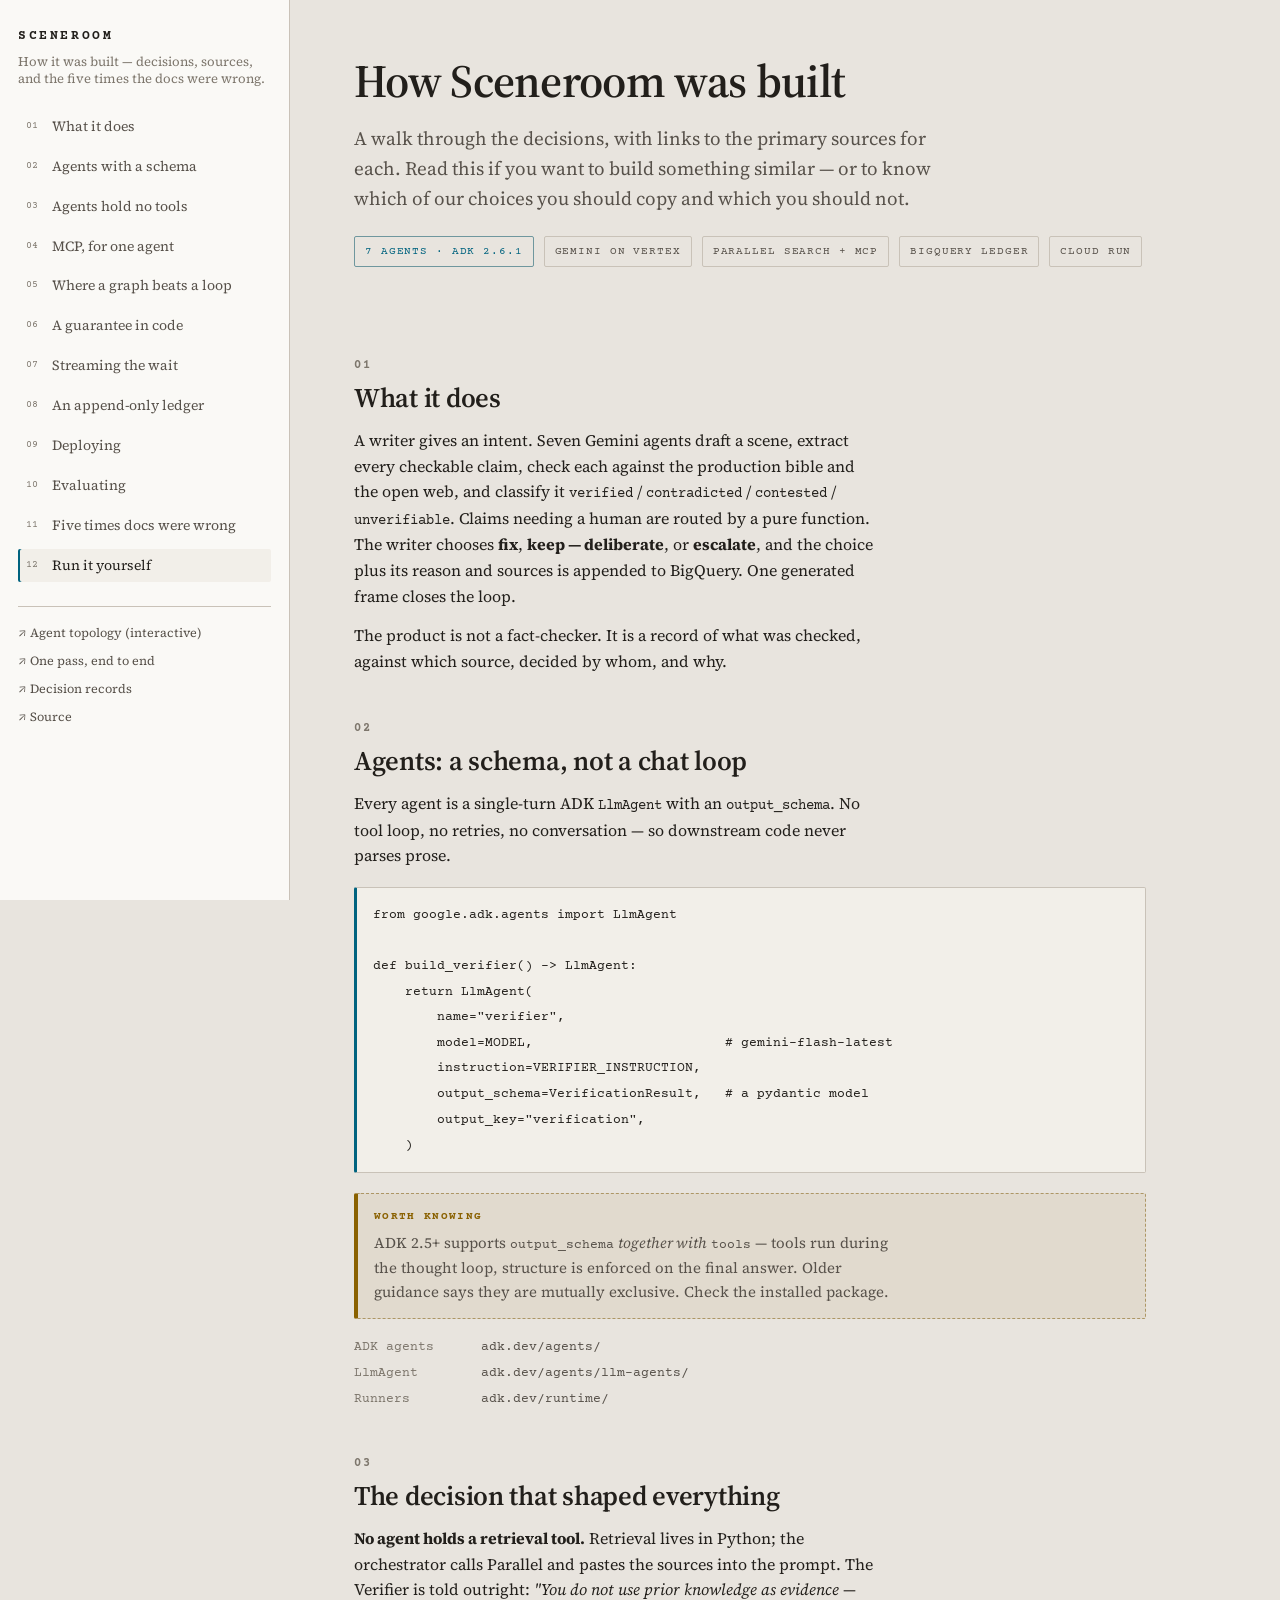
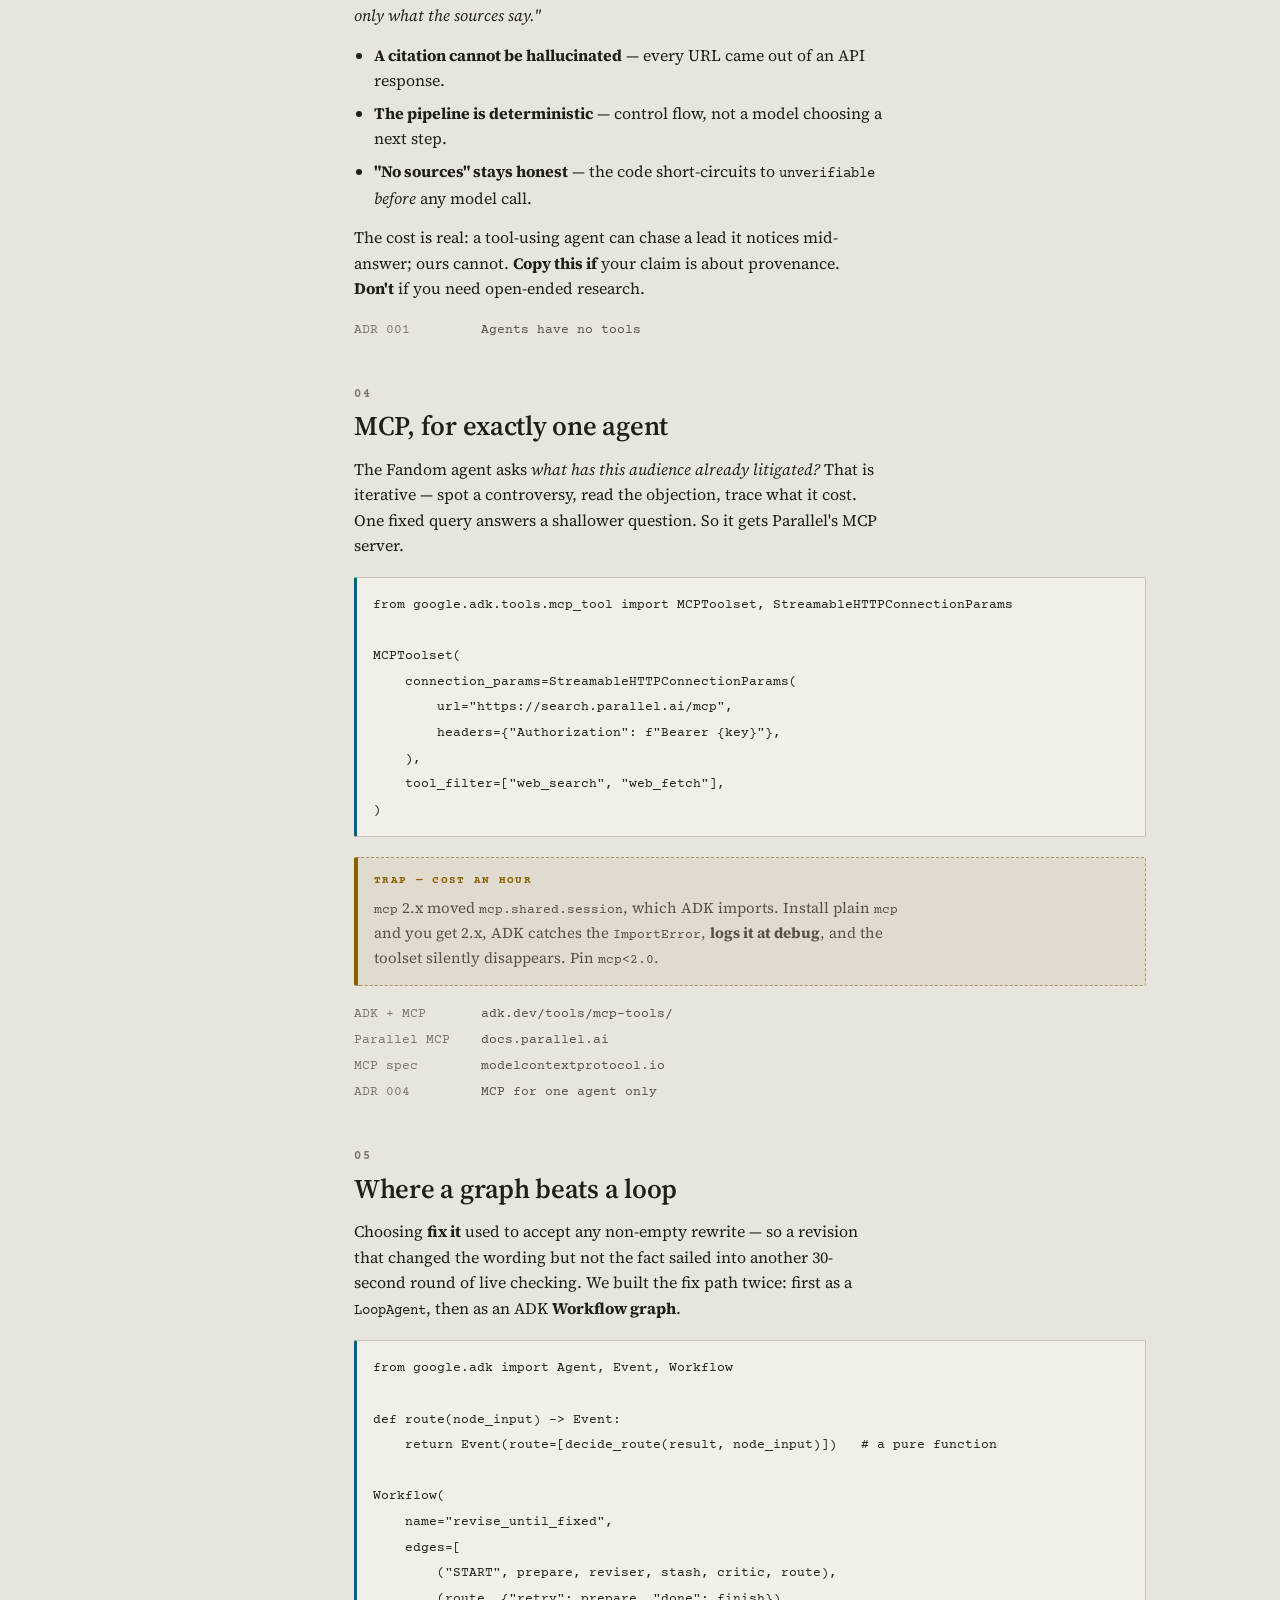
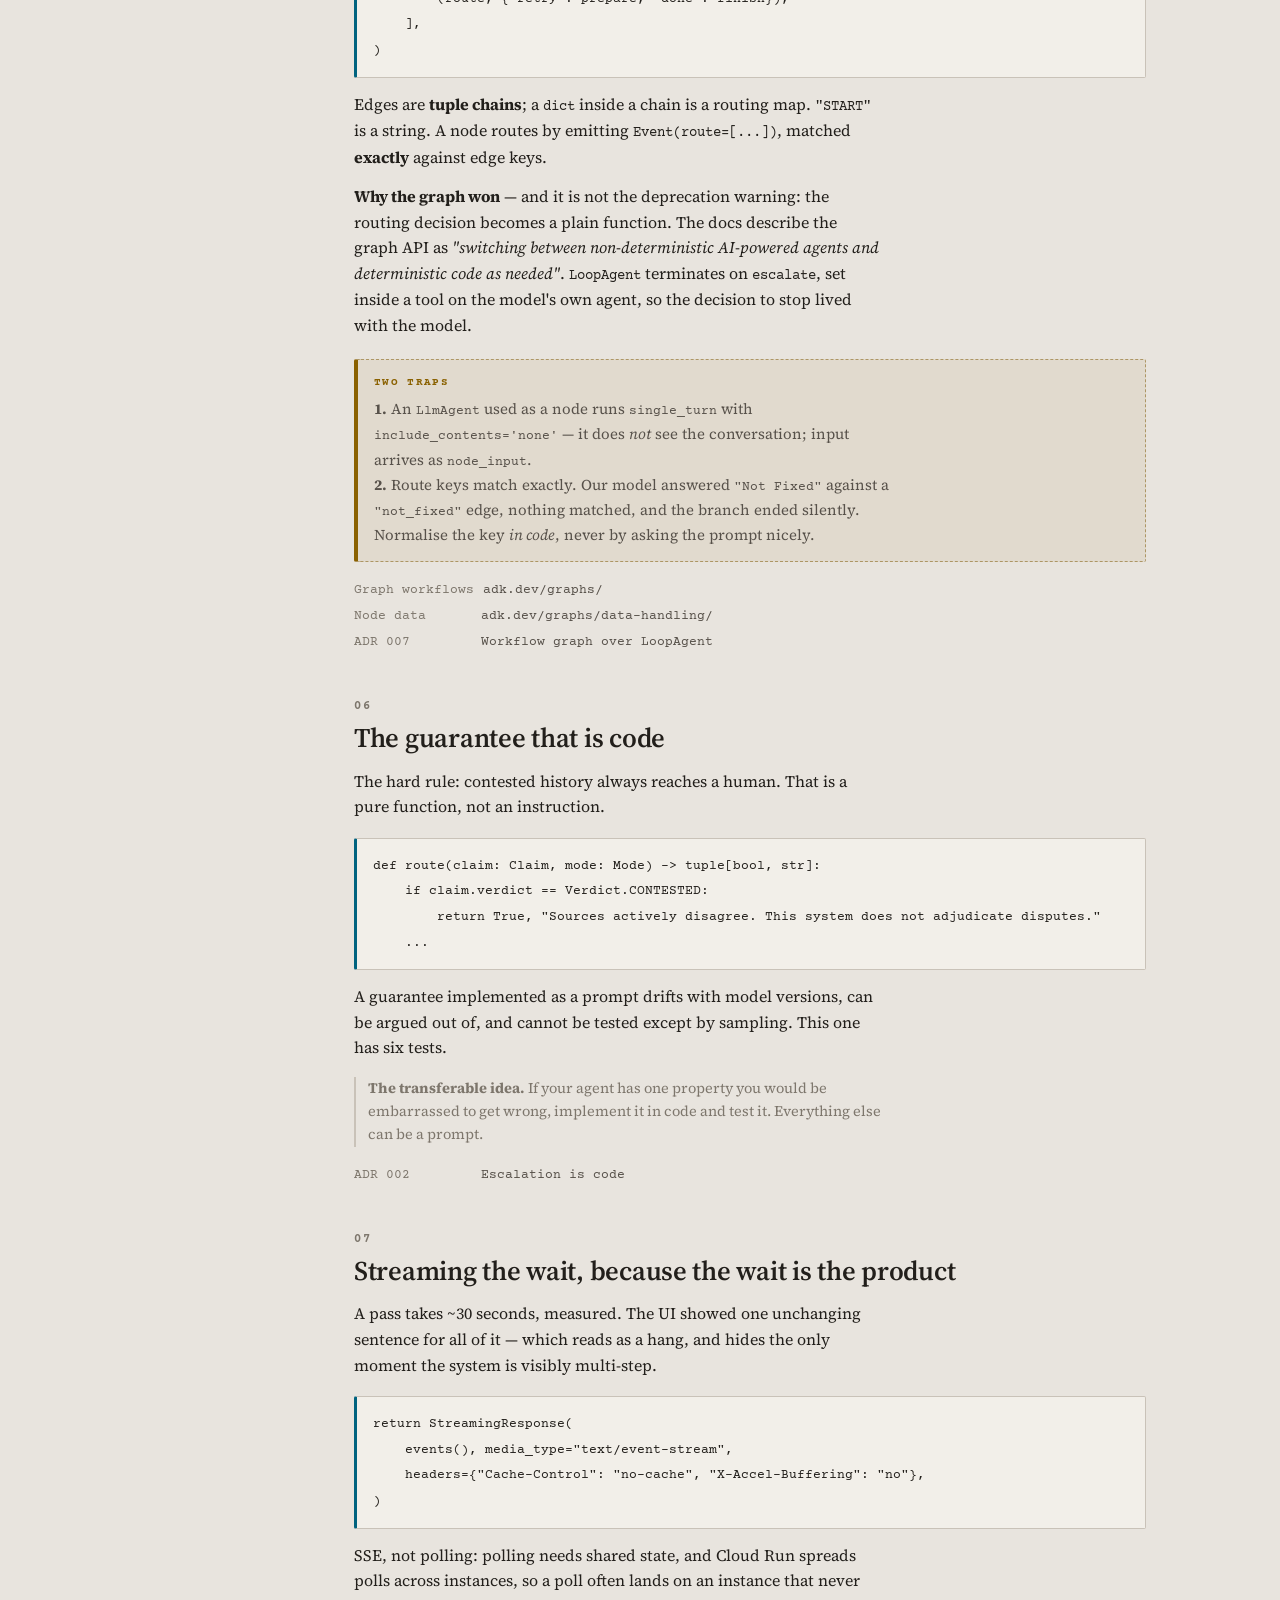
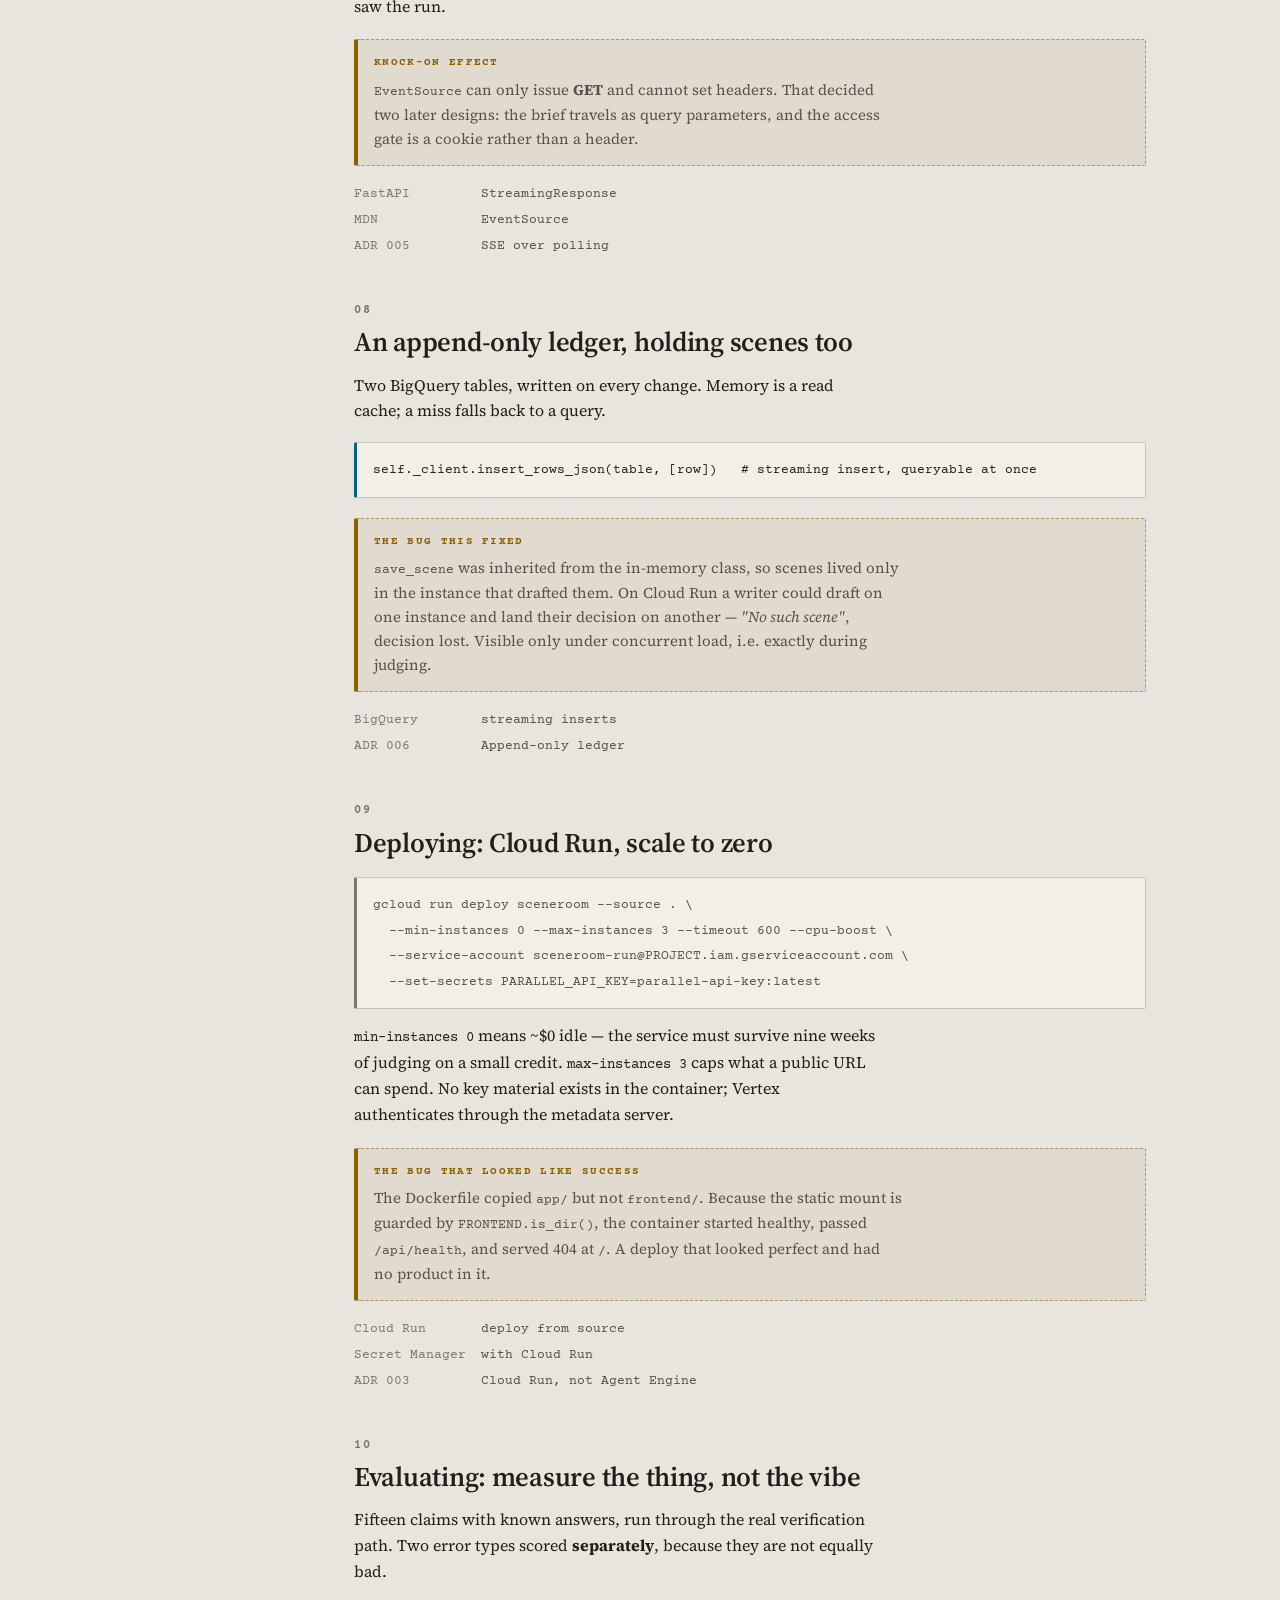
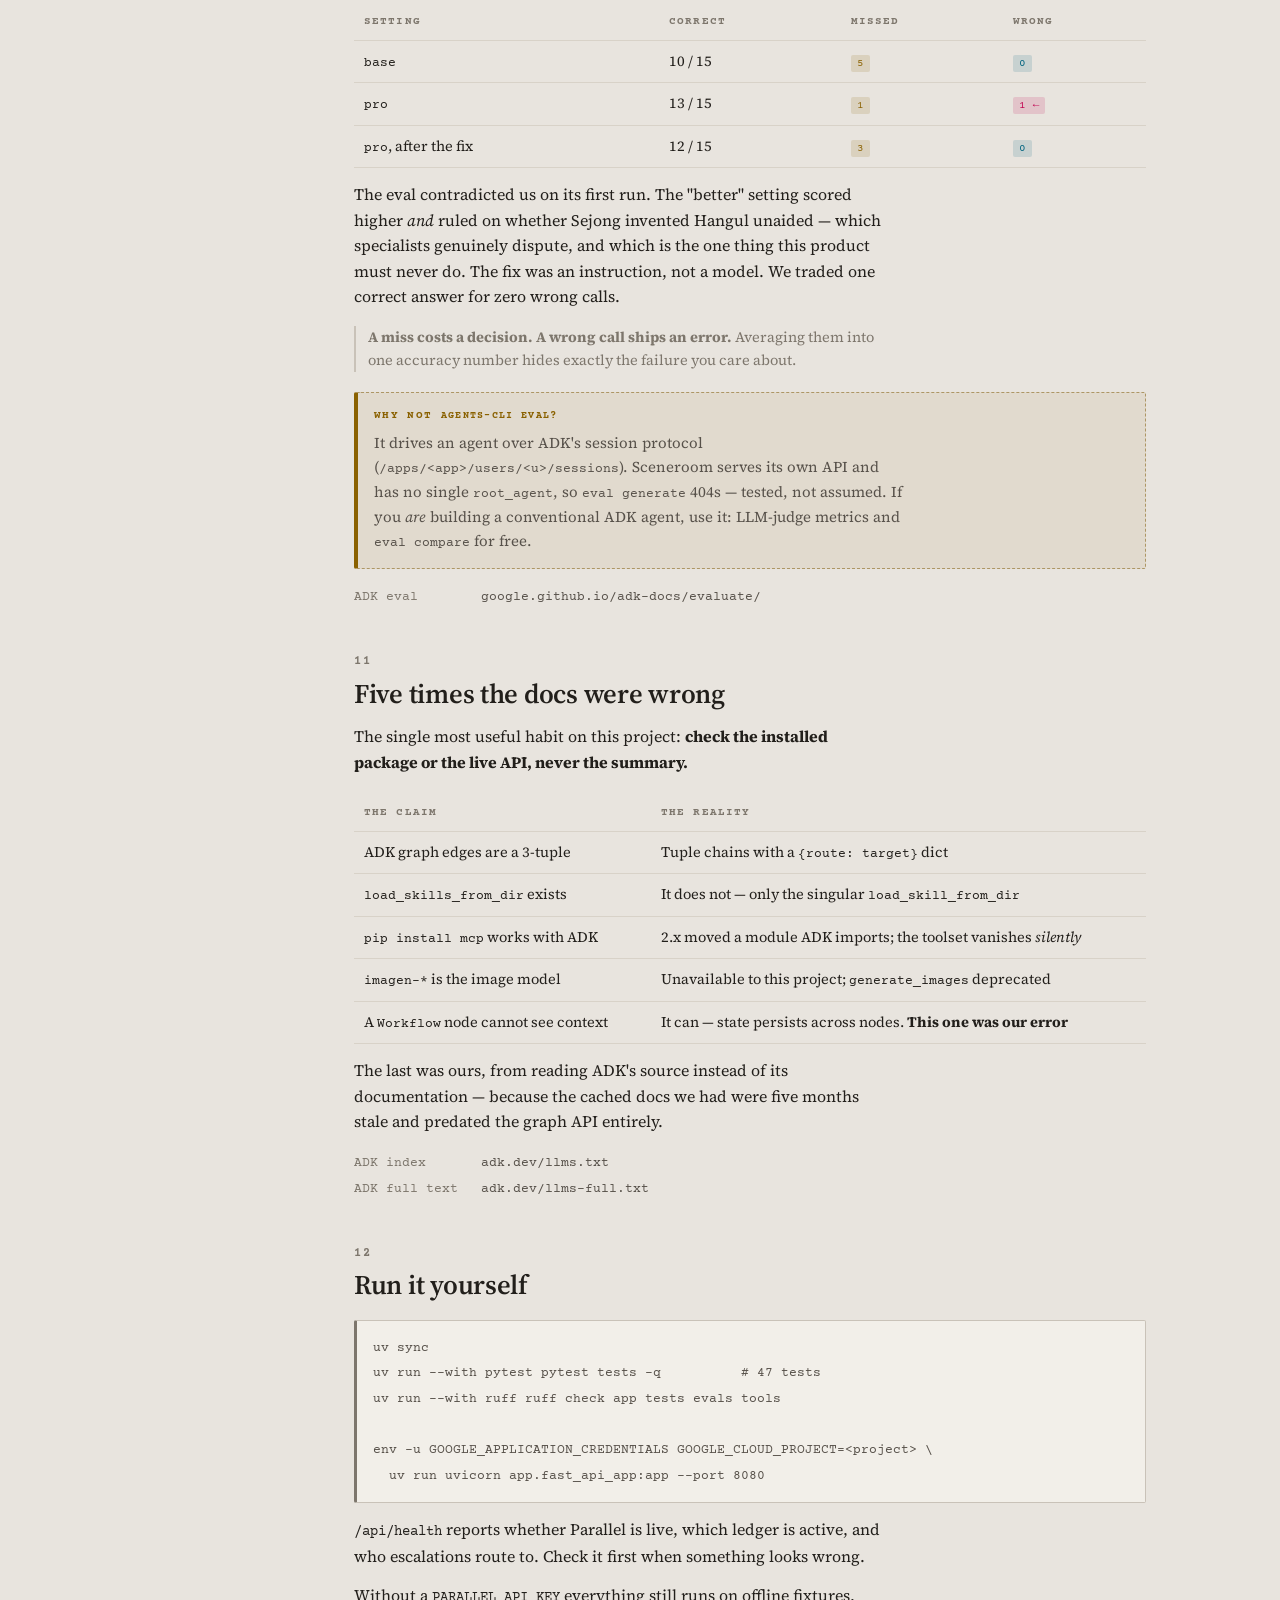
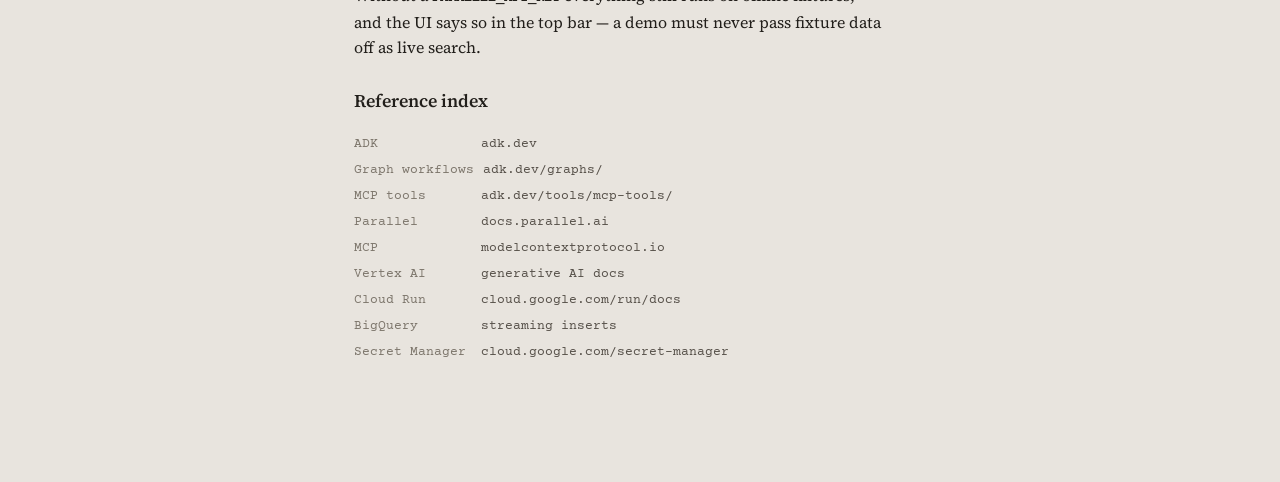
<file: docs/tutorial.html>
<!doctype html>
<html lang="en">
<head>
<meta charset="utf-8">
<meta name="viewport" content="width=device-width, initial-scale=1">
<title>How Sceneroom was built</title>
<link rel="preconnect" href="https://fonts.googleapis.com">
<link rel="preconnect" href="https://fonts.gstatic.com" crossorigin>
<link href="https://fonts.googleapis.com/css2?family=Courier+Prime:wght@400;700&family=Source+Serif+4:opsz,wght@8..60,400;8..60,600;8..60,700&display=swap" rel="stylesheet">
<style>
/* The tutorial wears the product's clothes: same three meaning-carrying
   colours, same serif/mono split. A teaching page for a design-led project
   that looks like generic docs undercuts the thing it teaches. */
:root{
  --room:#12100f; --panel:#1b1918; --panel2:#232120; --line:#2d2b2b; --line-soft:#262424;
  --text:#ece8e4; --dim:#9b9797; --faint:#7d7979;
  --flag:#ff458e; --hold:#edbb00; --live:#38a6cf; --live-ink:#0088b0;
  --mono:'Courier Prime','Courier New',ui-monospace,monospace;
  --serif:'Source Serif 4',Georgia,serif;
  --rail:290px;
}
@media (prefers-color-scheme: light){
  :root{--room:#e8e4de;--panel:#faf9f6;--panel2:#f2efe9;--line:#c9c2b8;--line-soft:#d8d2c8;
        --text:#221f1b;--dim:#57514a;--faint:#7d766c;
        --flag:#c2004f;--hold:#8a6100;--live:#00637f;--live-ink:#004d63;}
}
*{margin:0;padding:0;box-sizing:border-box}
body{background:var(--room);color:var(--text);font-family:var(--serif);font-size:16px;line-height:1.6}
a{color:var(--live);text-decoration:none;border-bottom:1px solid transparent}
a:hover{border-bottom-color:currentColor}
code,kbd{font-family:var(--mono);font-size:.88em}

.wrap{display:grid;grid-template-columns:var(--rail) minmax(0,1fr);min-height:100vh}

/* --- navigation ------------------------------------------------------- */
nav{position:sticky;top:0;height:100vh;overflow-y:auto;padding:26px 18px 40px;
    border-right:1px solid var(--line);background:var(--panel)}
.brand{font-family:var(--mono);font-weight:700;letter-spacing:.2em;font-size:13px}
.brand span{display:block;font-family:var(--serif);font-weight:400;letter-spacing:0;
            font-size:13px;color:var(--faint);margin-top:6px;line-height:1.35}
nav ol{list-style:none;margin-top:22px;counter-reset:s}
nav li{counter-increment:s}
nav ol a{display:block;padding:7px 10px 7px 34px;position:relative;color:var(--dim);
      font-size:14px;border-radius:2px;border:0;line-height:1.35}
nav ol a::before{content:counter(s,decimal-leading-zero);position:absolute;left:8px;
      font-family:var(--mono);font-size:10px;color:var(--faint);top:9px}
nav ol a:hover{color:var(--text);background:var(--panel2)}
nav ol a.on{color:var(--text);background:var(--panel2);box-shadow:inset 2px 0 0 var(--live)}
.navfoot{margin-top:24px;padding-top:16px;border-top:1px solid var(--line);
         font-size:12.5px;display:grid;gap:8px}
.navfoot a{color:var(--dim);border:0}
.navfoot a:hover{color:var(--live)}

/* --- content ---------------------------------------------------------- */
main{padding:56px clamp(24px,5vw,80px) 120px;max-width:920px}
header.top{margin-bottom:44px}
h1{font-size:clamp(30px,4.2vw,46px);line-height:1.1;font-weight:600;letter-spacing:-.015em}
.lede{margin-top:16px;font-size:19px;color:var(--dim);max-width:62ch}
.meta{margin-top:22px;display:flex;flex-wrap:wrap;gap:10px}
.chip{font-family:var(--mono);font-size:11px;letter-spacing:.08em;text-transform:uppercase;
      padding:6px 10px;border:1px solid var(--line);border-radius:2px;color:var(--dim)}
.chip.live{color:var(--live);border-color:color-mix(in srgb,var(--live) 45%,var(--line))}

section{padding-top:48px;scroll-margin-top:24px}
h2{font-size:27px;font-weight:600;letter-spacing:-.01em;line-height:1.2}
h2 .n{font-family:var(--mono);font-size:12px;color:var(--faint);display:block;
      letter-spacing:.18em;margin-bottom:8px}
h3{font-size:18px;font-weight:600;margin-top:26px}
p{margin-top:14px;max-width:66ch}
ul{margin:14px 0 0 20px;max-width:64ch}
li{margin-top:7px}
strong{font-weight:700}

pre{margin-top:18px;background:var(--panel2);border:1px solid var(--line);border-left:3px solid var(--live);
    border-radius:2px;padding:14px 16px;overflow-x:auto}
pre code{font-size:13px;line-height:1.55;color:var(--text)}
.term{border-left-color:var(--faint)}
.term code{color:var(--dim)}

/* A trap is the most valuable thing on the page — it gets the loud colour. */
.trap{margin-top:20px;padding:14px 16px;border:1px dashed color-mix(in srgb,var(--hold) 45%,var(--line));
      border-left:4px solid var(--hold);background:color-mix(in srgb,var(--hold) 7%,transparent);
      border-radius:2px}
.trap b{display:block;font-family:var(--mono);font-size:11px;letter-spacing:.12em;
        text-transform:uppercase;color:var(--hold);margin-bottom:6px}
.trap p{margin-top:0;font-size:15px;color:var(--dim)}

.refs{margin-top:18px;display:grid;gap:6px}
.refs a{font-family:var(--mono);font-size:12.5px;color:var(--dim);display:flex;gap:9px;border:0}
.refs a:hover{color:var(--live)}
.refs .k{color:var(--faint);min-width:118px}

table{width:100%;border-collapse:collapse;margin-top:20px;font-size:14.5px}
th,td{text-align:left;padding:9px 10px;border-bottom:1px solid var(--line-soft);vertical-align:top}
th{font-family:var(--mono);font-size:11px;letter-spacing:.1em;text-transform:uppercase;color:var(--faint)}

.verdict{font-family:var(--mono);font-size:11px;padding:2px 6px;border-radius:2px}
.bad{color:var(--flag);background:color-mix(in srgb,var(--flag) 14%,transparent)}
.ok{color:var(--live);background:color-mix(in srgb,var(--live) 14%,transparent)}
.warn{color:var(--hold);background:color-mix(in srgb,var(--hold) 14%,transparent)}

.tip{margin-top:16px;font-size:14.5px;color:var(--faint);border-left:2px solid var(--line);padding-left:12px}

@media (max-width:900px){
  .wrap{grid-template-columns:1fr}
  nav{position:static;height:auto;border-right:0;border-bottom:1px solid var(--line)}
  nav ol{display:grid;grid-template-columns:repeat(auto-fill,minmax(180px,1fr))}
}
@media (prefers-reduced-motion:reduce){*{scroll-behavior:auto!important}}
html{scroll-behavior:smooth}
</style>
</head>
<body>
<div class="wrap">

<nav aria-label="Contents">
  <div class="brand">SCENEROOM<span>How it was built — decisions, sources, and the five times the docs were wrong.</span></div>
  <ol id="toc">
    <li><a href="#what">What it does</a></li>
    <li><a href="#agents">Agents with a schema</a></li>
    <li><a href="#notools">Agents hold no tools</a></li>
    <li><a href="#mcp">MCP, for one agent</a></li>
    <li><a href="#graph">Where a graph beats a loop</a></li>
    <li><a href="#guarantee">A guarantee in code</a></li>
    <li><a href="#sse">Streaming the wait</a></li>
    <li><a href="#ledger">An append-only ledger</a></li>
    <li><a href="#deploy">Deploying</a></li>
    <li><a href="#eval">Evaluating</a></li>
    <li><a href="#wrong">Five times docs were wrong</a></li>
    <li><a href="#run">Run it yourself</a></li>
  </ol>
  <div class="navfoot">
    <a href="sceneroom-agents.html">↗ Agent topology (interactive)</a>
    <a href="sceneroom-run.html">↗ One pass, end to end</a>
    <a href="adr/">↗ Decision records</a>
    <a href="https://github.com/jwlai-cloud/sceneroom">↗ Source</a>
  </div>
</nav>

<main>
<header class="top">
  <h1>How Sceneroom was built</h1>
  <p class="lede">A walk through the decisions, with links to the primary sources for each.
     Read this if you want to build something similar — or to know which of our choices
     you should copy and which you should not.</p>
  <div class="meta">
    <span class="chip live">7 agents · ADK 2.6.1</span>
    <span class="chip">Gemini on Vertex</span>
    <span class="chip">Parallel Search + MCP</span>
    <span class="chip">BigQuery ledger</span>
    <span class="chip">Cloud Run</span>
  </div>
</header>

<section id="what">
  <h2><span class="n">01</span>What it does</h2>
  <p>A writer gives an intent. Seven Gemini agents draft a scene, extract every checkable
     claim, check each against the production bible and the open web, and classify it
     <code>verified</code> / <code>contradicted</code> / <code>contested</code> /
     <code>unverifiable</code>. Claims needing a human are routed by a pure function. The
     writer chooses <strong>fix</strong>, <strong>keep — deliberate</strong>, or
     <strong>escalate</strong>, and the choice plus its reason and sources is appended to
     BigQuery. One generated frame closes the loop.</p>
  <p>The product is not a fact-checker. It is a record of what was checked, against which
     source, decided by whom, and why.</p>
</section>

<section id="agents">
  <h2><span class="n">02</span>Agents: a schema, not a chat loop</h2>
  <p>Every agent is a single-turn ADK <code>LlmAgent</code> with an
     <code>output_schema</code>. No tool loop, no retries, no conversation — so downstream
     code never parses prose.</p>
<pre><code>from google.adk.agents import LlmAgent

def build_verifier() -> LlmAgent:
    return LlmAgent(
        name="verifier",
        model=MODEL,                        # gemini-flash-latest
        instruction=VERIFIER_INSTRUCTION,
        output_schema=VerificationResult,   # a pydantic model
        output_key="verification",
    )</code></pre>
  <div class="trap"><b>Worth knowing</b>
    <p>ADK 2.5+ supports <code>output_schema</code> <em>together with</em> <code>tools</code> —
       tools run during the thought loop, structure is enforced on the final answer. Older
       guidance says they are mutually exclusive. Check the installed package.</p></div>
  <div class="refs">
    <a href="https://adk.dev/agents/"><span class="k">ADK agents</span> adk.dev/agents/</a>
    <a href="https://adk.dev/agents/llm-agents/"><span class="k">LlmAgent</span> adk.dev/agents/llm-agents/</a>
    <a href="https://adk.dev/runtime/"><span class="k">Runners</span> adk.dev/runtime/</a>
  </div>
</section>

<section id="notools">
  <h2><span class="n">03</span>The decision that shaped everything</h2>
  <p><strong>No agent holds a retrieval tool.</strong> Retrieval lives in Python; the
     orchestrator calls Parallel and pastes the sources into the prompt. The Verifier is
     told outright: <em>"You do not use prior knowledge as evidence — only what the sources
     say."</em></p>
  <ul>
    <li><strong>A citation cannot be hallucinated</strong> — every URL came out of an API response.</li>
    <li><strong>The pipeline is deterministic</strong> — control flow, not a model choosing a next step.</li>
    <li><strong>"No sources" stays honest</strong> — the code short-circuits to <code>unverifiable</code> <em>before</em> any model call.</li>
  </ul>
  <p>The cost is real: a tool-using agent can chase a lead it notices mid-answer; ours
     cannot. <strong>Copy this if</strong> your claim is about provenance. <strong>Don't</strong>
     if you need open-ended research.</p>
  <div class="refs"><a href="adr/001-agents-have-no-tools.md"><span class="k">ADR 001</span> Agents have no tools</a></div>
</section>

<section id="mcp">
  <h2><span class="n">04</span>MCP, for exactly one agent</h2>
  <p>The Fandom agent asks <em>what has this audience already litigated?</em> That is
     iterative — spot a controversy, read the objection, trace what it cost. One fixed
     query answers a shallower question. So it gets Parallel's MCP server.</p>
<pre><code>from google.adk.tools.mcp_tool import MCPToolset, StreamableHTTPConnectionParams

MCPToolset(
    connection_params=StreamableHTTPConnectionParams(
        url="https://search.parallel.ai/mcp",
        headers={"Authorization": f"Bearer {key}"},
    ),
    tool_filter=["web_search", "web_fetch"],
)</code></pre>
  <div class="trap"><b>Trap — cost an hour</b>
    <p><code>mcp</code> 2.x moved <code>mcp.shared.session</code>, which ADK imports. Install
       plain <code>mcp</code> and you get 2.x, ADK catches the <code>ImportError</code>,
       <strong>logs it at debug</strong>, and the toolset silently disappears. Pin
       <code>mcp&lt;2.0</code>.</p></div>
  <div class="refs">
    <a href="https://adk.dev/tools/mcp-tools/"><span class="k">ADK + MCP</span> adk.dev/tools/mcp-tools/</a>
    <a href="https://docs.parallel.ai/integrations/mcp/search-mcp"><span class="k">Parallel MCP</span> docs.parallel.ai</a>
    <a href="https://modelcontextprotocol.io/"><span class="k">MCP spec</span> modelcontextprotocol.io</a>
    <a href="adr/004-mcp-for-one-agent-only.md"><span class="k">ADR 004</span> MCP for one agent only</a>
  </div>
</section>

<section id="graph">
  <h2><span class="n">05</span>Where a graph beats a loop</h2>
  <p>Choosing <strong>fix it</strong> used to accept any non-empty rewrite — so a revision
     that changed the wording but not the fact sailed into another 30-second round of live
     checking. We built the fix path twice: first as a <code>LoopAgent</code>, then as an
     ADK <strong>Workflow graph</strong>.</p>
<pre><code>from google.adk import Agent, Event, Workflow

def route(node_input) -> Event:
    return Event(route=[decide_route(result, node_input)])   # a pure function

Workflow(
    name="revise_until_fixed",
    edges=[
        ("START", prepare, reviser, stash, critic, route),
        (route, {"retry": prepare, "done": finish}),
    ],
)</code></pre>
  <p>Edges are <strong>tuple chains</strong>; a <code>dict</code> inside a chain is a routing
     map. <code>"START"</code> is a string. A node routes by emitting
     <code>Event(route=[...])</code>, matched <strong>exactly</strong> against edge keys.</p>
  <p><strong>Why the graph won</strong> — and it is not the deprecation warning: the routing
     decision becomes a plain function. The docs describe the graph API as <em>"switching
     between non-deterministic AI-powered agents and deterministic code as needed"</em>.
     <code>LoopAgent</code> terminates on <code>escalate</code>, set inside a tool on the
     model's own agent, so the decision to stop lived with the model.</p>
  <div class="trap"><b>Two traps</b>
    <p><strong>1.</strong> An <code>LlmAgent</code> used as a node runs <code>single_turn</code>
       with <code>include_contents='none'</code> — it does <em>not</em> see the conversation;
       input arrives as <code>node_input</code>.<br>
       <strong>2.</strong> Route keys match exactly. Our model answered <code>"Not Fixed"</code>
       against a <code>"not_fixed"</code> edge, nothing matched, and the branch ended
       silently. Normalise the key <em>in code</em>, never by asking the prompt nicely.</p></div>
  <div class="refs">
    <a href="https://adk.dev/graphs/"><span class="k">Graph workflows</span> adk.dev/graphs/</a>
    <a href="https://adk.dev/graphs/data-handling/"><span class="k">Node data</span> adk.dev/graphs/data-handling/</a>
    <a href="adr/007-workflow-graph-over-loopagent.md"><span class="k">ADR 007</span> Workflow graph over LoopAgent</a>
  </div>
</section>

<section id="guarantee">
  <h2><span class="n">06</span>The guarantee that is code</h2>
  <p>The hard rule: contested history always reaches a human. That is a pure function, not
     an instruction.</p>
<pre><code>def route(claim: Claim, mode: Mode) -> tuple[bool, str]:
    if claim.verdict == Verdict.CONTESTED:
        return True, "Sources actively disagree. This system does not adjudicate disputes."
    ...</code></pre>
  <p>A guarantee implemented as a prompt drifts with model versions, can be argued out of,
     and cannot be tested except by sampling. This one has six tests.</p>
  <p class="tip"><strong>The transferable idea.</strong> If your agent has one property you
     would be embarrassed to get wrong, implement it in code and test it. Everything else
     can be a prompt.</p>
  <div class="refs"><a href="adr/002-escalation-is-code-not-a-prompt.md"><span class="k">ADR 002</span> Escalation is code</a></div>
</section>

<section id="sse">
  <h2><span class="n">07</span>Streaming the wait, because the wait is the product</h2>
  <p>A pass takes ~30 seconds, measured. The UI showed one unchanging sentence for all of
     it — which reads as a hang, and hides the only moment the system is visibly
     multi-step.</p>
<pre><code>return StreamingResponse(
    events(), media_type="text/event-stream",
    headers={"Cache-Control": "no-cache", "X-Accel-Buffering": "no"},
)</code></pre>
  <p>SSE, not polling: polling needs shared state, and Cloud Run spreads polls across
     instances, so a poll often lands on an instance that never saw the run.</p>
  <div class="trap"><b>Knock-on effect</b>
    <p><code>EventSource</code> can only issue <strong>GET</strong> and cannot set headers.
       That decided two later designs: the brief travels as query parameters, and the
       access gate is a cookie rather than a header.</p></div>
  <div class="refs">
    <a href="https://fastapi.tiangolo.com/advanced/custom-response/#streamingresponse"><span class="k">FastAPI</span> StreamingResponse</a>
    <a href="https://developer.mozilla.org/en-US/docs/Web/API/EventSource"><span class="k">MDN</span> EventSource</a>
    <a href="adr/005-stream-runs-over-sse.md"><span class="k">ADR 005</span> SSE over polling</a>
  </div>
</section>

<section id="ledger">
  <h2><span class="n">08</span>An append-only ledger, holding scenes too</h2>
  <p>Two BigQuery tables, written on every change. Memory is a read cache; a miss falls
     back to a query.</p>
<pre><code>self._client.insert_rows_json(table, [row])   # streaming insert, queryable at once</code></pre>
  <div class="trap"><b>The bug this fixed</b>
    <p><code>save_scene</code> was inherited from the in-memory class, so scenes lived only
       in the instance that drafted them. On Cloud Run a writer could draft on one instance
       and land their decision on another — <em>"No such scene"</em>, decision lost. Visible
       only under concurrent load, i.e. exactly during judging.</p></div>
  <div class="refs">
    <a href="https://cloud.google.com/bigquery/docs/streaming-data-into-bigquery"><span class="k">BigQuery</span> streaming inserts</a>
    <a href="adr/006-append-only-ledger-in-bigquery.md"><span class="k">ADR 006</span> Append-only ledger</a>
  </div>
</section>

<section id="deploy">
  <h2><span class="n">09</span>Deploying: Cloud Run, scale to zero</h2>
<pre class="term"><code>gcloud run deploy sceneroom --source . \
  --min-instances 0 --max-instances 3 --timeout 600 --cpu-boost \
  --service-account sceneroom-run@PROJECT.iam.gserviceaccount.com \
  --set-secrets PARALLEL_API_KEY=parallel-api-key:latest</code></pre>
  <p><code>min-instances 0</code> means ~$0 idle — the service must survive nine weeks of
     judging on a small credit. <code>max-instances 3</code> caps what a public URL can
     spend. No key material exists in the container; Vertex authenticates through the
     metadata server.</p>
  <div class="trap"><b>The bug that looked like success</b>
    <p>The Dockerfile copied <code>app/</code> but not <code>frontend/</code>. Because the
       static mount is guarded by <code>FRONTEND.is_dir()</code>, the container started
       healthy, passed <code>/api/health</code>, and served 404 at <code>/</code>. A deploy
       that looked perfect and had no product in it.</p></div>
  <div class="refs">
    <a href="https://cloud.google.com/run/docs/deploying-source-code"><span class="k">Cloud Run</span> deploy from source</a>
    <a href="https://cloud.google.com/run/docs/configuring/services/secrets"><span class="k">Secret Manager</span> with Cloud Run</a>
    <a href="adr/003-cloud-run-not-agent-engine.md"><span class="k">ADR 003</span> Cloud Run, not Agent Engine</a>
  </div>
</section>

<section id="eval">
  <h2><span class="n">10</span>Evaluating: measure the thing, not the vibe</h2>
  <p>Fifteen claims with known answers, run through the real verification path. Two error
     types scored <strong>separately</strong>, because they are not equally bad.</p>
  <table>
    <tr><th>Setting</th><th>Correct</th><th>Missed</th><th>Wrong</th></tr>
    <tr><td><code>base</code></td><td>10 / 15</td><td><span class="verdict warn">5</span></td><td><span class="verdict ok">0</span></td></tr>
    <tr><td><code>pro</code></td><td>13 / 15</td><td><span class="verdict warn">1</span></td><td><span class="verdict bad">1 ←</span></td></tr>
    <tr><td><code>pro</code>, after the fix</td><td>12 / 15</td><td><span class="verdict warn">3</span></td><td><span class="verdict ok">0</span></td></tr>
  </table>
  <p>The eval contradicted us on its first run. The "better" setting scored higher
     <em>and</em> ruled on whether Sejong invented Hangul unaided — which specialists
     genuinely dispute, and which is the one thing this product must never do. The fix was
     an instruction, not a model. We traded one correct answer for zero wrong calls.</p>
  <p class="tip"><strong>A miss costs a decision. A wrong call ships an error.</strong>
     Averaging them into one accuracy number hides exactly the failure you care about.</p>
  <div class="trap"><b>Why not <code>agents-cli eval</code>?</b>
    <p>It drives an agent over ADK's session protocol
       (<code>/apps/&lt;app&gt;/users/&lt;u&gt;/sessions</code>). Sceneroom serves its own API and has
       no single <code>root_agent</code>, so <code>eval generate</code> 404s — tested, not
       assumed. If you <em>are</em> building a conventional ADK agent, use it: LLM-judge
       metrics and <code>eval compare</code> for free.</p></div>
  <div class="refs">
    <a href="https://google.github.io/adk-docs/evaluate/"><span class="k">ADK eval</span> google.github.io/adk-docs/evaluate/</a>
  </div>
</section>

<section id="wrong">
  <h2><span class="n">11</span>Five times the docs were wrong</h2>
  <p>The single most useful habit on this project: <strong>check the installed package or
     the live API, never the summary.</strong></p>
  <table>
    <tr><th>The claim</th><th>The reality</th></tr>
    <tr><td>ADK graph edges are a 3-tuple</td><td>Tuple chains with a <code>{route: target}</code> dict</td></tr>
    <tr><td><code>load_skills_from_dir</code> exists</td><td>It does not — only the singular <code>load_skill_from_dir</code></td></tr>
    <tr><td><code>pip install mcp</code> works with ADK</td><td>2.x moved a module ADK imports; the toolset vanishes <em>silently</em></td></tr>
    <tr><td><code>imagen-*</code> is the image model</td><td>Unavailable to this project; <code>generate_images</code> deprecated</td></tr>
    <tr><td>A <code>Workflow</code> node cannot see context</td><td>It can — state persists across nodes. <strong>This one was our error</strong></td></tr>
  </table>
  <p>The last was ours, from reading ADK's source instead of its documentation — because
     the cached docs we had were five months stale and predated the graph API entirely.</p>
  <div class="refs">
    <a href="https://adk.dev/llms.txt"><span class="k">ADK index</span> adk.dev/llms.txt</a>
    <a href="https://adk.dev/llms-full.txt"><span class="k">ADK full text</span> adk.dev/llms-full.txt</a>
  </div>
</section>

<section id="run">
  <h2><span class="n">12</span>Run it yourself</h2>
<pre class="term"><code>uv sync
uv run --with pytest pytest tests -q          # 47 tests
uv run --with ruff ruff check app tests evals tools

env -u GOOGLE_APPLICATION_CREDENTIALS GOOGLE_CLOUD_PROJECT=&lt;project&gt; \
  uv run uvicorn app.fast_api_app:app --port 8080</code></pre>
  <p><code>/api/health</code> reports whether Parallel is live, which ledger is active, and
     who escalations route to. Check it first when something looks wrong.</p>
  <p>Without a <code>PARALLEL_API_KEY</code> everything still runs on offline fixtures, and
     the UI says so in the top bar — a demo must never pass fixture data off as live
     search.</p>
  <h3>Reference index</h3>
  <div class="refs">
    <a href="https://adk.dev/"><span class="k">ADK</span> adk.dev</a>
    <a href="https://adk.dev/graphs/"><span class="k">Graph workflows</span> adk.dev/graphs/</a>
    <a href="https://adk.dev/tools/mcp-tools/"><span class="k">MCP tools</span> adk.dev/tools/mcp-tools/</a>
    <a href="https://docs.parallel.ai/"><span class="k">Parallel</span> docs.parallel.ai</a>
    <a href="https://modelcontextprotocol.io/"><span class="k">MCP</span> modelcontextprotocol.io</a>
    <a href="https://cloud.google.com/vertex-ai/generative-ai/docs"><span class="k">Vertex AI</span> generative AI docs</a>
    <a href="https://cloud.google.com/run/docs"><span class="k">Cloud Run</span> cloud.google.com/run/docs</a>
    <a href="https://cloud.google.com/bigquery/docs/streaming-data-into-bigquery"><span class="k">BigQuery</span> streaming inserts</a>
    <a href="https://cloud.google.com/secret-manager/docs"><span class="k">Secret Manager</span> cloud.google.com/secret-manager</a>
  </div>
</section>

</main>
</div>

<script>
// Scrollspy: the nav should say where you are without being asked.
const links = [...document.querySelectorAll('#toc a')];
const map = new Map(links.map(a => [a.getAttribute('href').slice(1), a]));
const spy = new IntersectionObserver((entries) => {
  entries.forEach(e => {
    if (!e.isIntersecting) return;
    links.forEach(a => a.classList.remove('on'));
    map.get(e.target.id)?.classList.add('on');
  });
}, { rootMargin: '-10% 0px -75% 0px', threshold: 0 });
document.querySelectorAll('section[id]').forEach(s => spy.observe(s));
</script>
</body>
</html>
</file>
